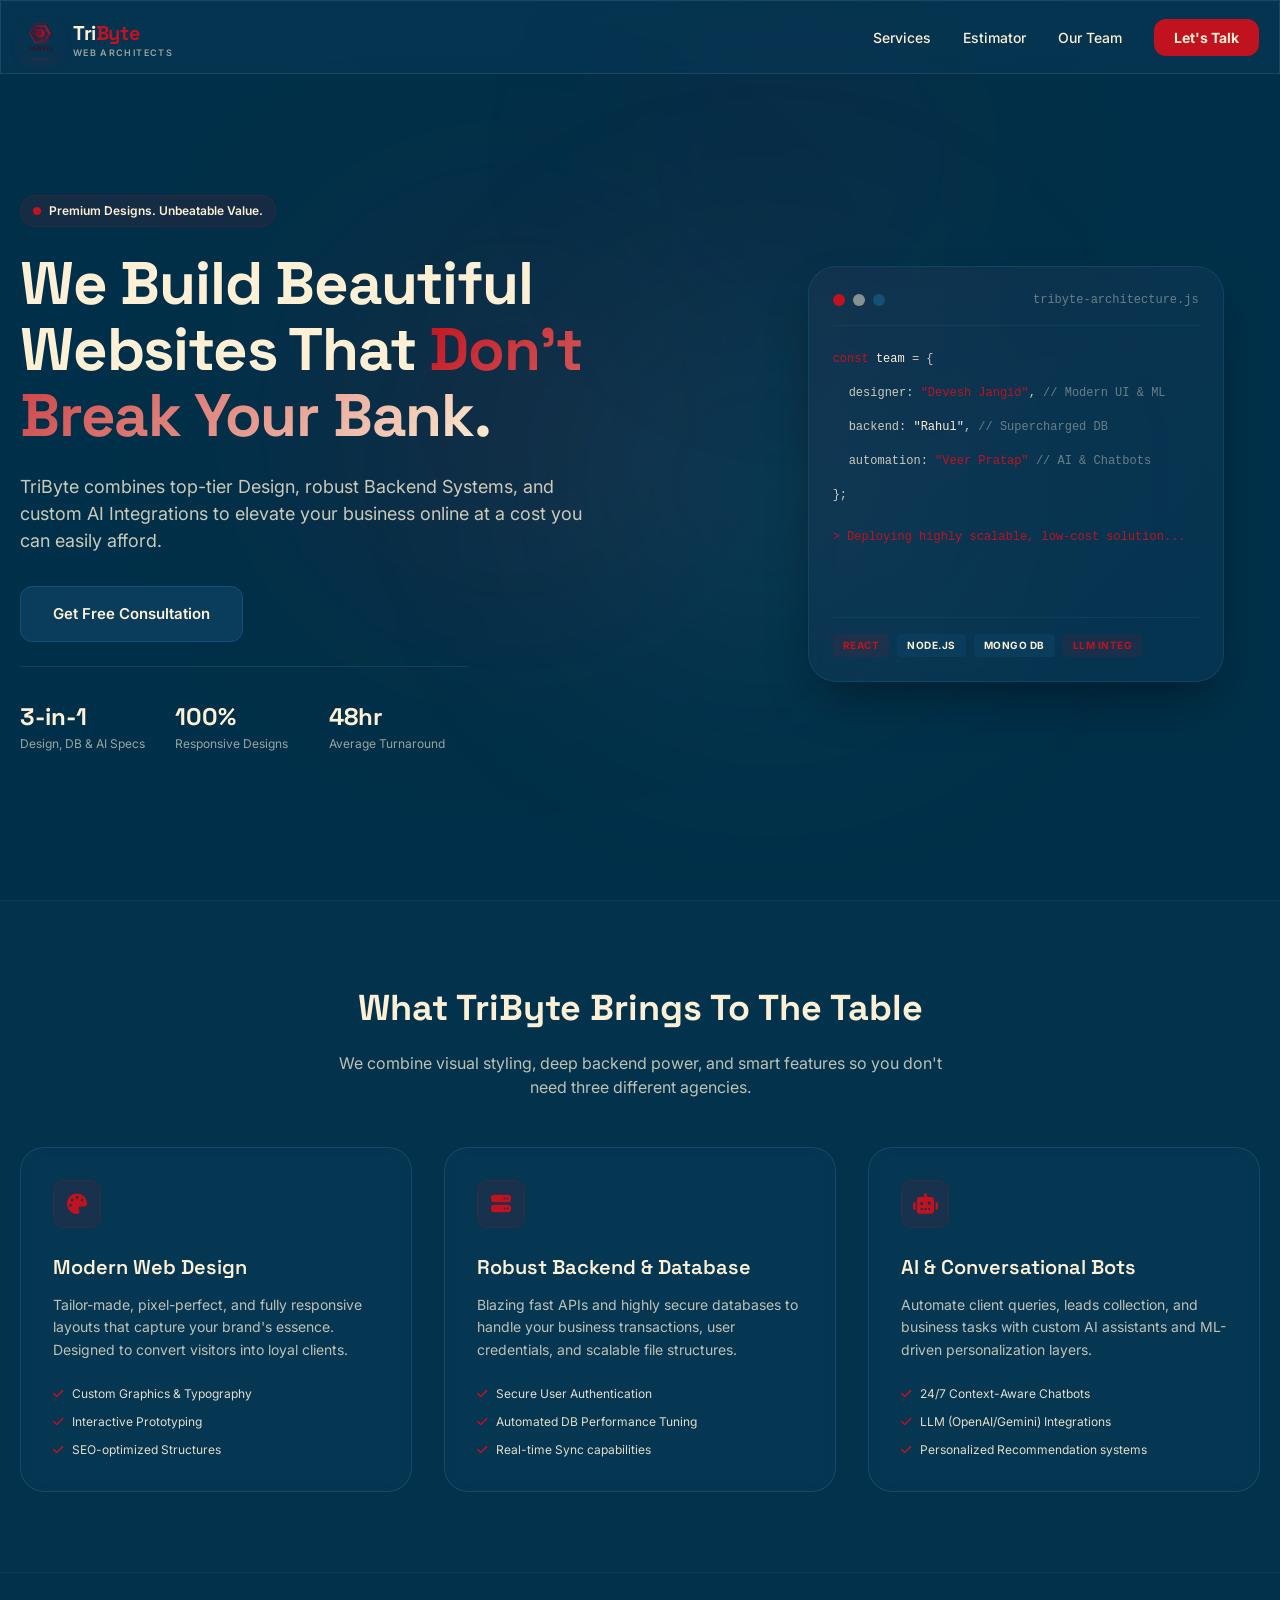
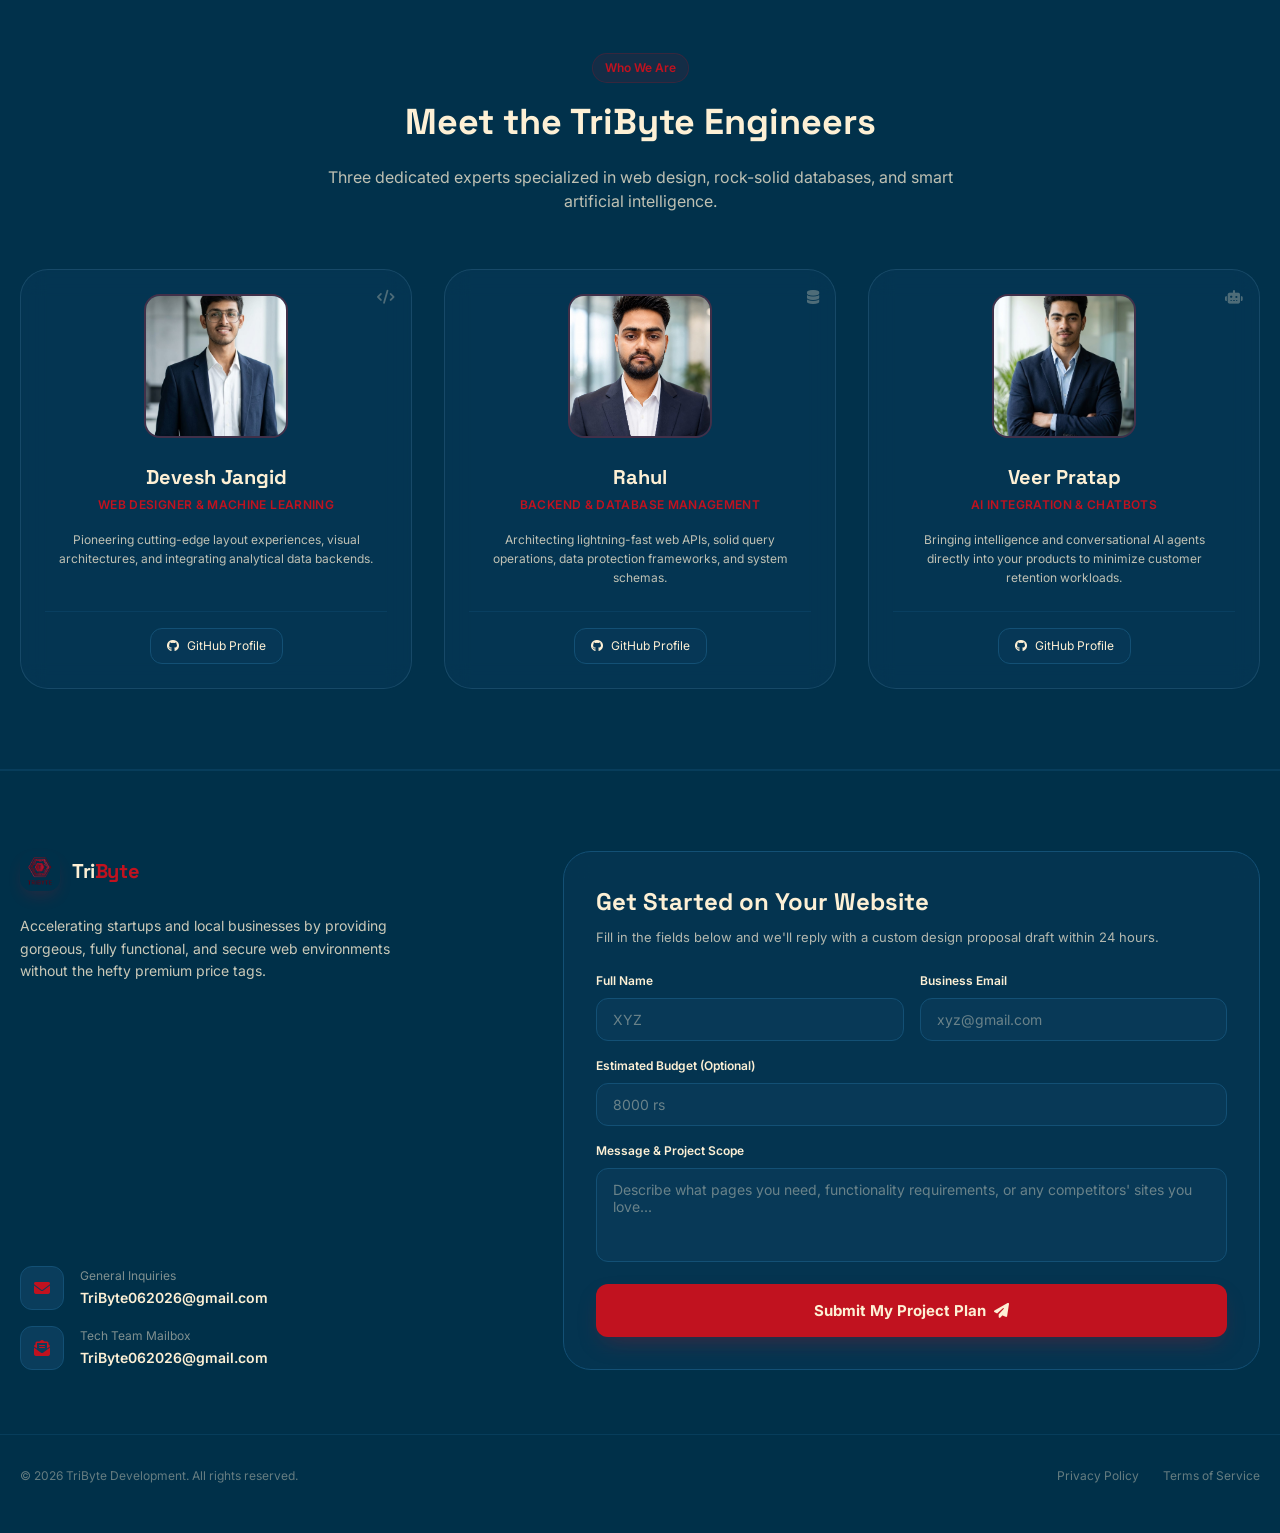
<file: index.html>
<!DOCTYPE html>
<html lang="en">
<head>
    <meta charset="UTF-8">
    <meta name="viewport" content="width=device-width, initial-scale=1.0">
    <title>TriByte | Affordable Premium Web Solutions</title>

    <!-- Google Fonts: Inter & Space Grotesk for Tech Aesthetic -->
    <link rel="preconnect" href="https://fonts.googleapis.com">
    <link rel="preconnect" href="https://fonts.gstatic.com" crossorigin>
    <link href="https://fonts.googleapis.com/css2?family=Inter:wght@300;400;500;600;700&family=Space+Grotesk:wght@400;500;600;700&display=swap" rel="stylesheet">
    <!-- Font Awesome Icons -->
    <link rel="stylesheet" href="https://cdnjs.cloudflare.com/ajax/libs/font-awesome/6.4.0/css/all.min.css">
    <link rel="stylesheet" href="page.css">
</head>
<body>

    <!-- Navigation Bar -->
    <header class="navbar glass">
        <div class="nav-inner">
            <a href="#" class="logo">
                <div class="logo-icon">
                    <img src="Logo.png" alt="Logo image">
                </div>
                <div class="logo-text-wrap">
                    <span class="logo-title">Tri<span class="accent">Byte</span></span>
                    <span class="logo-sub">Web Architects</span>
                </div>
            </a>

            <nav class="nav-links">
                <a href="#services" class="nav-link">Services</a>
                <a href="#calculator" class="nav-link">Estimator</a>
                <a href="#team" class="nav-link">Our Team</a>
                <a href="#contact" class="nav-cta">Let's Talk</a>
            </nav>

            <button id="mobile-menu-btn" class="mobile-menu-btn" aria-label="Toggle Menu">
                <i class="fa-solid fa-bars"></i>
            </button>
        </div>

        <div id="mobile-menu" class="mobile-menu glass hidden">
            <a href="#services">Services</a>
            <a href="#calculator">Estimator</a>
            <a href="#team">Our Team</a>
            <a href="#contact" class="nav-cta">Get a Quote</a>
        </div>
    </header>

    <!-- Hero Section -->
    <section class="hero">
        <div class="hero-glow hero-glow-1"></div>
        <div class="hero-glow hero-glow-2"></div>

        <div class="container hero-grid">
            <div class="hero-copy">
                <div class="badge">
                    <span class="badge-dot"></span>
                    Premium Designs. Unbeatable Value.
                </div>
                <h1 class="hero-title">
                    We Build Beautiful Websites That <span class="text-gradient-primary">Don't Break Your Bank.</span>
                </h1>
                <p class="hero-desc">
                    TriByte combines top-tier Design, robust Backend Systems, and custom AI Integrations to elevate your business online at a cost you can easily afford.
                </p>
                <div class="hero-buttons">
                    <!-- <a href="#calculator" class="btn btn-primary">
                        <i class="fa-solid fa-calculator"></i>Estimate Project
                    </a> -->
                    <a href="#contact" class="btn btn-secondary">
                        Get Free Consultation
                    </a>
                </div>
                <div class="hero-stats">
                    <div>
                        <div class="stat-value">3-in-1</div>
                        <div class="stat-label">Design, DB & AI Specs</div>
                    </div>
                    <div>
                        <div class="stat-value">100%</div>
                        <div class="stat-label">Responsive Designs</div>
                    </div>
                    <div>
                        <div class="stat-value">48hr</div>
                        <div class="stat-label">Average Turnaround</div>
                    </div>
                </div>
            </div>

            <div class="hero-graphic-wrap">
                <div class="code-panel glass">
                    <div class="code-panel-header">
                        <div class="code-dots">
                            <span class="dot dot-primary"></span>
                            <span class="dot dot-light"></span>
                            <span class="dot dot-muted"></span>
                        </div>
                        <span class="code-filename">tribyte-architecture.js</span>
                    </div>

                    <div class="code-body">
                        <div><span class="accent">const</span> <span style="color: var(--accent);">team</span> = {</div>
                        <div class="code-indent">designer: <span class="accent">"Devesh Jangid"</span>, <span class="code-comment">// Modern UI & ML</span></div>
                        <div class="code-indent">backend: <span style="color: var(--light);">"Rahul"</span>, <span class="code-comment">// Supercharged DB</span></div>
                        <div class="code-indent">automation: <span class="accent">"Veer Pratap"</span> <span class="code-comment">// AI & Chatbots</span></div>
                        <div>};</div>
                        <div class="code-highlight">
                            <span>&gt; Deploying highly scalable, low-cost solution...</span>
                        </div>
                    </div>

                    <div class="tech-tags">
                        <span class="tag tag-primary">REACT</span>
                        <span class="tag tag-default">NODE.JS</span>
                        <span class="tag tag-default">MONGO DB</span>
                        <span class="tag tag-primary">LLM INTEG</span>
                    </div>
                </div>
            </div>
        </div>
    </section>

    <!-- Services Section -->
    <section id="services" class="services section-pad">
        <div class="container">
            <div class="section-header">
                <h2 class="section-title">What TriByte Brings To The Table</h2>
                <p class="section-subtitle">We combine visual styling, deep backend power, and smart features so you don't need three different agencies.</p>
            </div>

            <div class="services-grid">
                <div class="service-card glass glow-card">
                    <div>
                        <div class="service-icon"><i class="fa-solid fa-palette"></i></div>
                        <h3 class="service-title">Modern Web Design</h3>
                        <p class="service-desc">Tailor-made, pixel-perfect, and fully responsive layouts that capture your brand's essence. Designed to convert visitors into loyal clients.</p>
                    </div>
                    <ul class="service-list">
                        <li><i class="fa-solid fa-check"></i> Custom Graphics & Typography</li>
                        <li><i class="fa-solid fa-check"></i> Interactive Prototyping</li>
                        <li><i class="fa-solid fa-check"></i> SEO-optimized Structures</li>
                    </ul>
                </div>

                <div class="service-card glass glow-card">
                    <div>
                        <div class="service-icon"><i class="fa-solid fa-server"></i></div>
                        <h3 class="service-title">Robust Backend & Database</h3>
                        <p class="service-desc">Blazing fast APIs and highly secure databases to handle your business transactions, user credentials, and scalable file structures.</p>
                    </div>
                    <ul class="service-list">
                        <li><i class="fa-solid fa-check"></i> Secure User Authentication</li>
                        <li><i class="fa-solid fa-check"></i> Automated DB Performance Tuning</li>
                        <li><i class="fa-solid fa-check"></i> Real-time Sync capabilities</li>
                    </ul>
                </div>

                <div class="service-card glass glow-card">
                    <div>
                        <div class="service-icon"><i class="fa-solid fa-robot"></i></div>
                        <h3 class="service-title">AI & Conversational Bots</h3>
                        <p class="service-desc">Automate client queries, leads collection, and business tasks with custom AI assistants and ML-driven personalization layers.</p>
                    </div>
                    <ul class="service-list">
                        <li><i class="fa-solid fa-check"></i> 24/7 Context-Aware Chatbots</li>
                        <li><i class="fa-solid fa-check"></i> LLM (OpenAI/Gemini) Integrations</li>
                        <li><i class="fa-solid fa-check"></i> Personalized Recommendation systems</li>
                    </ul>
                </div>
            </div>
        </div>
    </section>

    <!-- Interactive Estimator Section -->
    <!-- <section id="calculator" class="calculator section-pad">
        <div class="container calc-wrap">
            <div class="section-header">
                <div class="eyebrow">Transparent & Fair</div>
                <h2 class="section-title">Interactive Pricing Estimator</h2>
                <p class="section-subtitle">We believe in transparent pricing. Adjust the parameters below to see an instant estimate for your project!</p>
            </div>

            <div class="calc-grid">
                <div class="calc-form glass">
                    <div>
                        <div class="field-row">
                            <label class="field-label">Number of Pages</label>
                            <span id="page-display" class="field-badge">5 Pages</span>
                        </div>
                        <input id="page-slider" type="range" min="1" max="15" value="5">
                        <div class="range-labels">
                            <span>1 Page (Landing)</span>
                            <span>15+ Pages</span>
                        </div>
                    </div>

                    <div class="toggle-row">
                        <div class="toggle-info">
                            <i class="fa-solid fa-database"></i>
                            <div>
                                <h4 class="toggle-title">Database & CMS</h4>
                                <p class="toggle-desc">Need dynamic pages, blogs, or database panels?</p>
                            </div>
                        </div>
                        <label class="switch">
                            <input id="db-switch" type="checkbox">
                            <span class="switch-slider"></span>
                        </label>
                    </div>

                    <div class="toggle-row">
                        <div class="toggle-info">
                            <i class="fa-solid fa-robot"></i>
                            <div>
                                <h4 class="toggle-title">AI / Chatbot Integration</h4>
                                <p class="toggle-desc">Intelligent conversational agent for visitors.</p>
                            </div>
                        </div>
                        <label class="switch">
                            <input id="ai-switch" type="checkbox">
                            <span class="switch-slider"></span>
                        </label>
                    </div>

                    <div>
                        <label class="speed-label">Delivery Velocity</label>
                        <div class="speed-grid">
                            <label class="speed-option active" id="speed-standard">
                                <input type="radio" name="speed" value="standard" checked>
                                <span class="speed-title">Standard</span>
                                <span class="speed-desc">Within 7-10 Days</span>
                            </label>
                            <label class="speed-option" id="speed-express">
                                <input type="radio" name="speed" value="express">
                                <span class="speed-title">Express Delivery</span>
                                <span class="speed-desc">Within 3-4 Days (+25%)</span>
                            </label>
                        </div>
                    </div>
                </div>

                <div class="price-dashboard glass">
                    <div>
                        <span class="price-label">Estimated Package Total</span>
                        <div class="price-amount">
                            <span class="currency">$</span>
                            <span id="price-val">349</span>
                        </div>
                        <p class="price-note">This estimate is non-binding and covers development, initial deployment, and 30-day support.</p>
                    </div>

                    <div class="price-breakdown">
                        <div class="price-row">
                            <span>Base Web Setup</span>
                            <span class="val">$149</span>
                        </div>
                        <div class="price-row">
                            <span>Pages Surcharge</span>
                            <span id="pages-cost" class="val">$200</span>
                        </div>
                        <div class="price-row">
                            <span>Database Integration</span>
                            <span id="db-cost" class="val muted">Not selected</span>
                        </div>
                        <div class="price-row">
                            <span>AI Integration</span>
                            <span id="ai-cost" class="val muted">Not selected</span>
                        </div>
                    </div>

                    <button onclick="applyEstimateToEnquiry()" class="btn btn-primary btn-block price-lock-btn">
                        Lock In This Estimate
                    </button>
                </div>
            </div>
        </div>
    </section> -->

    <!-- Team Section -->
    <section id="team" class="team section-pad">
        <div class="container">
            <div class="section-header" style="margin-bottom: 3.5rem;">
                <div class="eyebrow">Who We Are</div>
                <h2 class="section-title">Meet the TriByte Engineers</h2>
                <p class="section-subtitle">Three dedicated experts specialized in web design, rock-solid databases, and smart artificial intelligence.</p>
            </div>

            <div class="team-grid">
                <div class="team-card glass glow-card">
                    <div class="team-card-icon"><i class="fa-solid fa-code"></i></div>
                    <div class="team-card-body">
                        <div class="avatar">
                            <img id="avatar-devesh" src="DJ.jpeg" alt="Devesh Jangid" onerror="this.style.display='none'; document.getElementById('devesh-svg').classList.remove('hidden');">
                            <svg id="devesh-svg" class="hidden" fill="currentColor" viewBox="0 0 24 24">
                                <path d="M12 12c2.21 0 4-1.79 4-4s-1.79-4-4-4-4 1.79-4 4 1.79 4 4 4zm0 2c-2.67 0-8 1.34-8 4v2h16v-2c0-2.66-5.33-4-8-4z"/>
                            </svg>
                        </div>
                        <h3 class="team-name">Devesh Jangid</h3>
                        <p class="team-role">Web Designer & Machine Learning</p>
                        <p class="team-desc">Pioneering cutting-edge layout experiences, visual architectures, and integrating analytical data backends.</p>
                    </div>
                    <div class="team-github">
                        <a href="https://github.com/Deveshjd" target="_blank" rel="noopener noreferrer" class="github-btn">
                            <i class="fa-brands fa-github"></i> GitHub Profile
                        </a>
                    </div>
                </div>

                <div class="team-card glass glow-card">
                    <div class="team-card-icon"><i class="fa-solid fa-database"></i></div>
                    <div class="team-card-body">
                        <div class="avatar">
                            <img id="avatar-rahul" src="RS.jpeg" alt="Rahul" onerror="this.style.display='none'; document.getElementById('rahul-svg').classList.remove('hidden');">
                            <svg id="rahul-svg" class="hidden" fill="currentColor" viewBox="0 0 24 24">
                                <path d="M12 12c2.21 0 4-1.79 4-4s-1.79-4-4-4-4 1.79-4 4 1.79 4 4 4zm0 2c-2.67 0-8 1.34-8 4v2h16v-2c0-2.66-5.33-4-8-4z"/>
                            </svg>
                        </div>
                        <h3 class="team-name">Rahul</h3>
                        <p class="team-role">Backend & Database Management</p>
                        <p class="team-desc">Architecting lightning-fast web APIs, solid query operations, data protection frameworks, and system schemas.</p>
                    </div>
                    <div class="team-github">
                        <a href="https://github.com/Rahulsoni2414" target="_blank" rel="noopener noreferrer" class="github-btn">
                            <i class="fa-brands fa-github"></i> GitHub Profile
                        </a>
                    </div>
                </div>

                <div class="team-card glass glow-card">
                    <div class="team-card-icon"><i class="fa-solid fa-robot"></i></div>
                    <div class="team-card-body">
                        <div class="avatar">
                            <img id="avatar-veer" src="VP.jpeg" alt="Veer Pratap" onerror="this.style.display='none'; document.getElementById('veer-svg').classList.remove('hidden');">
                            <svg id="veer-svg" class="hidden" fill="currentColor" viewBox="0 0 24 24">
                                <path d="M12 12c2.21 0 4-1.79 4-4s-1.79-4-4-4-4 1.79-4 4 1.79 4 4 4zm0 2c-2.67 0-8 1.34-8 4v2h16v-2c0-2.66-5.33-4-8-4z"/>
                            </svg>
                        </div>
                        <h3 class="team-name">Veer Pratap</h3>
                        <p class="team-role">AI Integration & ChatBots</p>
                        <p class="team-desc">Bringing intelligence and conversational AI agents directly into your products to minimize customer retention workloads.</p>
                    </div>
                    <div class="team-github">
                        <a href="https://github.com/veer714" target="_blank" rel="noopener noreferrer" class="github-btn">
                            <i class="fa-brands fa-github"></i> GitHub Profile
                        </a>
                    </div>
                </div>
            </div>
        </div>
    </section>

    <!-- Footer Section -->
    <footer id="contact" class="footer">
        <div class="footer-glow"></div>
        <div class="container footer-grid">
            <div class="footer-info">
                <div>
                    <div class="footer-logo">
                        <div class="logo-icon">
                            <img src="Logo.png" alt="Logo image">
                        </div>
                        <span class="logo-title">Tri<span class="accent">Byte</span></span>
                    </div>
                    <p class="footer-desc">Accelerating startups and local businesses by providing gorgeous, fully functional, and secure web environments without the hefty premium price tags.</p>
                </div>

                <div class="contact-methods">
                    <div class="contact-item">
                        <div class="contact-icon"><i class="fa-solid fa-envelope"></i></div>
                        <div>
                            <span class="contact-label">General Inquiries</span>
                            <a href="TriByte062026@gmail.com" class="contact-email">TriByte062026@gmail.com</a>
                        </div>
                    </div>
                    <div class="contact-item">
                        <div class="contact-icon"><i class="fa-solid fa-envelope-open-text"></i></div>
                        <div>
                            <span class="contact-label">Tech Team Mailbox</span>
                            <a href="TriByte062026@gmail.com" class="contact-email">TriByte062026@gmail.com</a>
                        </div>
                    </div>
                </div>
            </div>

            <div class="contact-form-wrap-col">
                <div class="contact-form-wrap glass">
                    <h3 class="form-title">Get Started on Your Website</h3>
                    <p class="form-subtitle">Fill in the fields below and we'll reply with a custom design proposal draft within 24 hours.</p>

                    <div id="form-success-banner" class="success-banner hidden">
                        <i class="fa-solid fa-circle-check"></i>
                        <div>
                            <strong>Enquiry Submitted Successfully!</strong>
                            <span>We have recorded your details and auto-linked your pricing estimation. TriByte will email you shortly!</span>
                        </div>
                    </div>

                    <form id="enquiry-form" action="https://formspree.io/f/meebpqrg" method="POST" class="enquiry-form">
                        <div class="form-row">
                            <div class="form-field">
                                <label>Full Name</label>
                                <input type="text" required name="customername" placeholder="XYZ">
                            </div>
                            <div class="form-field">
                                <label>Business Email</label>
                                <input type="email" required name="customeremail" placeholder="xyz@gmail.com">
                            </div>
                        </div>

                        <div class="form-field" id="budget-field">
                            <label>Estimated Budget (Optional)</label>
                            <input type="text" id="form-budget" name="budget" placeholder="8000 rs">
                        </div>

                        <div class="form-field" id="message-field">
                            <label>Message & Project Scope</label>
                            <textarea rows="4" required id="form-message" name="message" placeholder="Describe what pages you need, functionality requirements, or any competitors' sites you love..."></textarea>
                        </div>

                        <button type="submit" class="btn btn-primary btn-block">
                            <span>Submit My Project Plan</span>
                            <i class="fa-solid fa-paper-plane"></i>
                        </button>
                    </form>
                </div>
            </div>
        </div>

        <div class="container footer-bottom">
            <span>&copy; 2026 TriByte Development. All rights reserved.</span>
            <div class="footer-bottom-links">
                <a href="#">Privacy Policy</a>
                <a href="#">Terms of Service</a>
            </div>
        </div>
    </footer>
    <script src="page.js"></script>
</body>
</html>
</file>
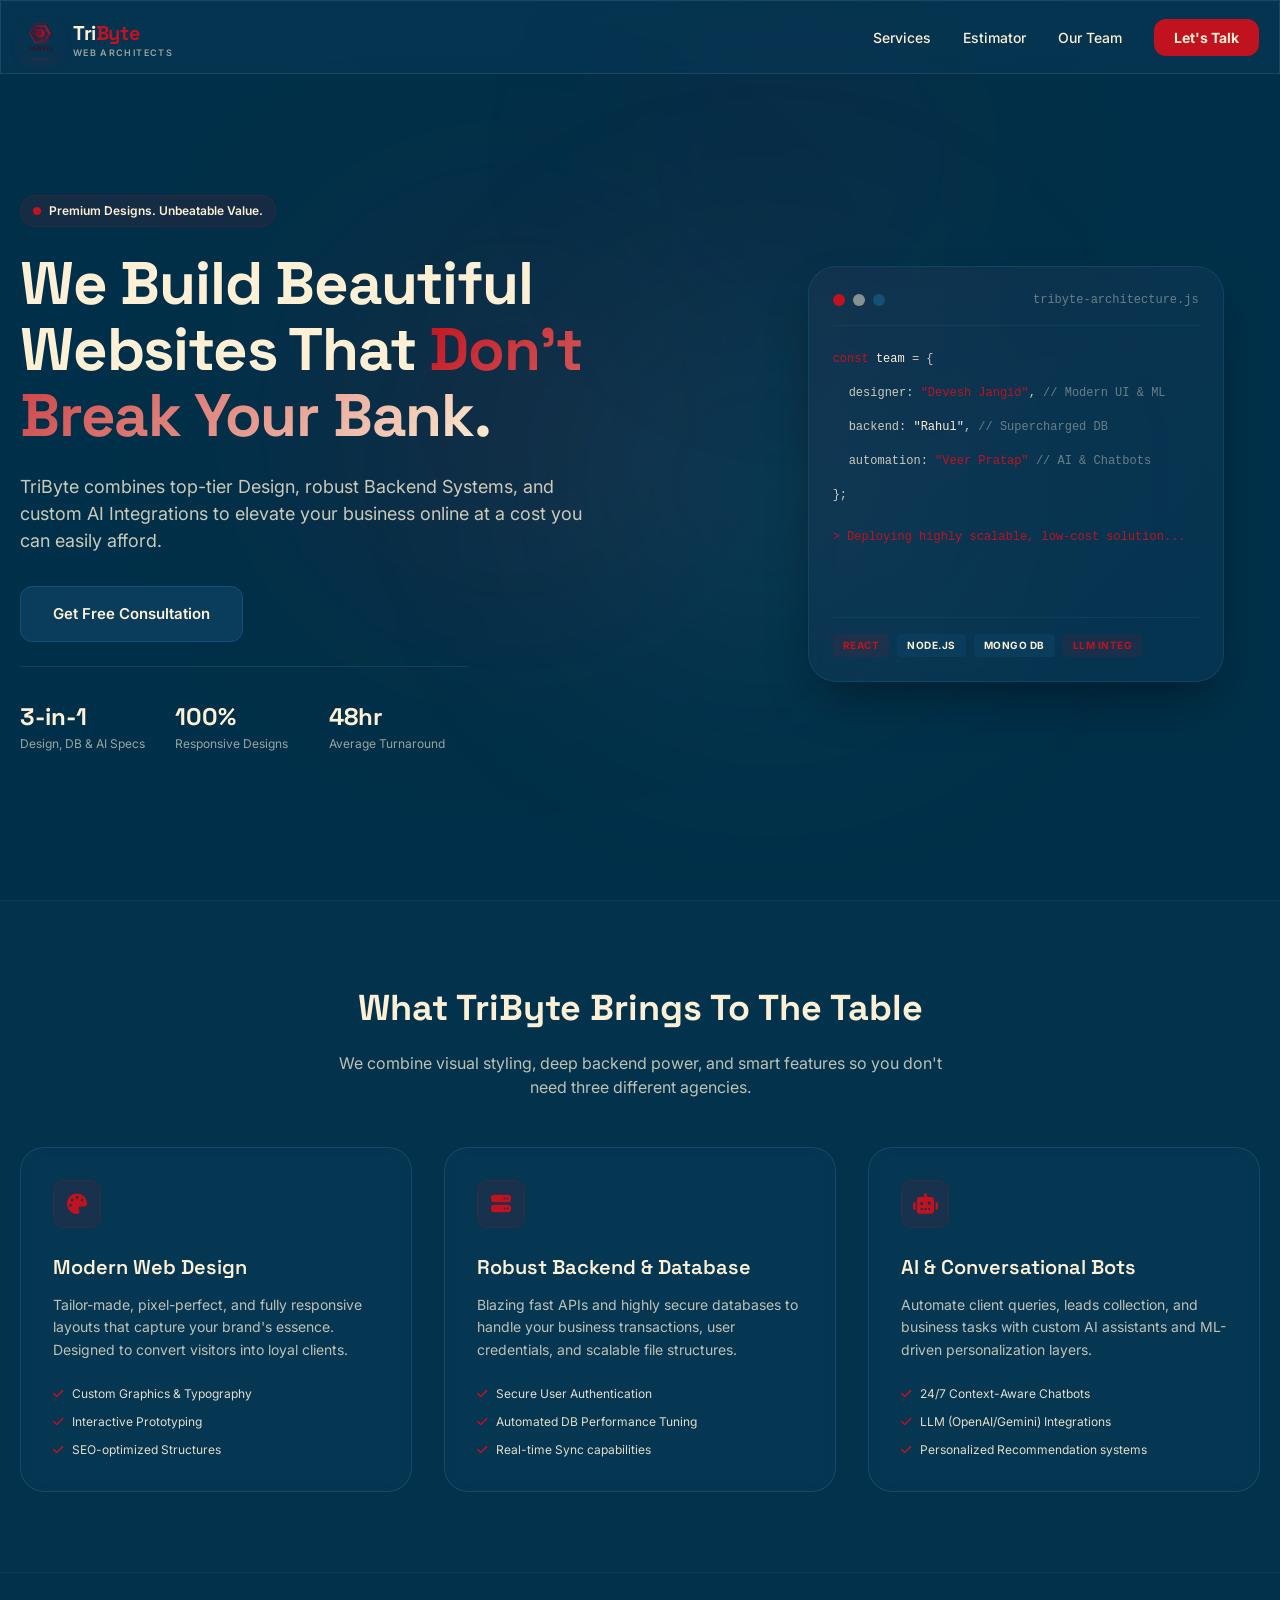
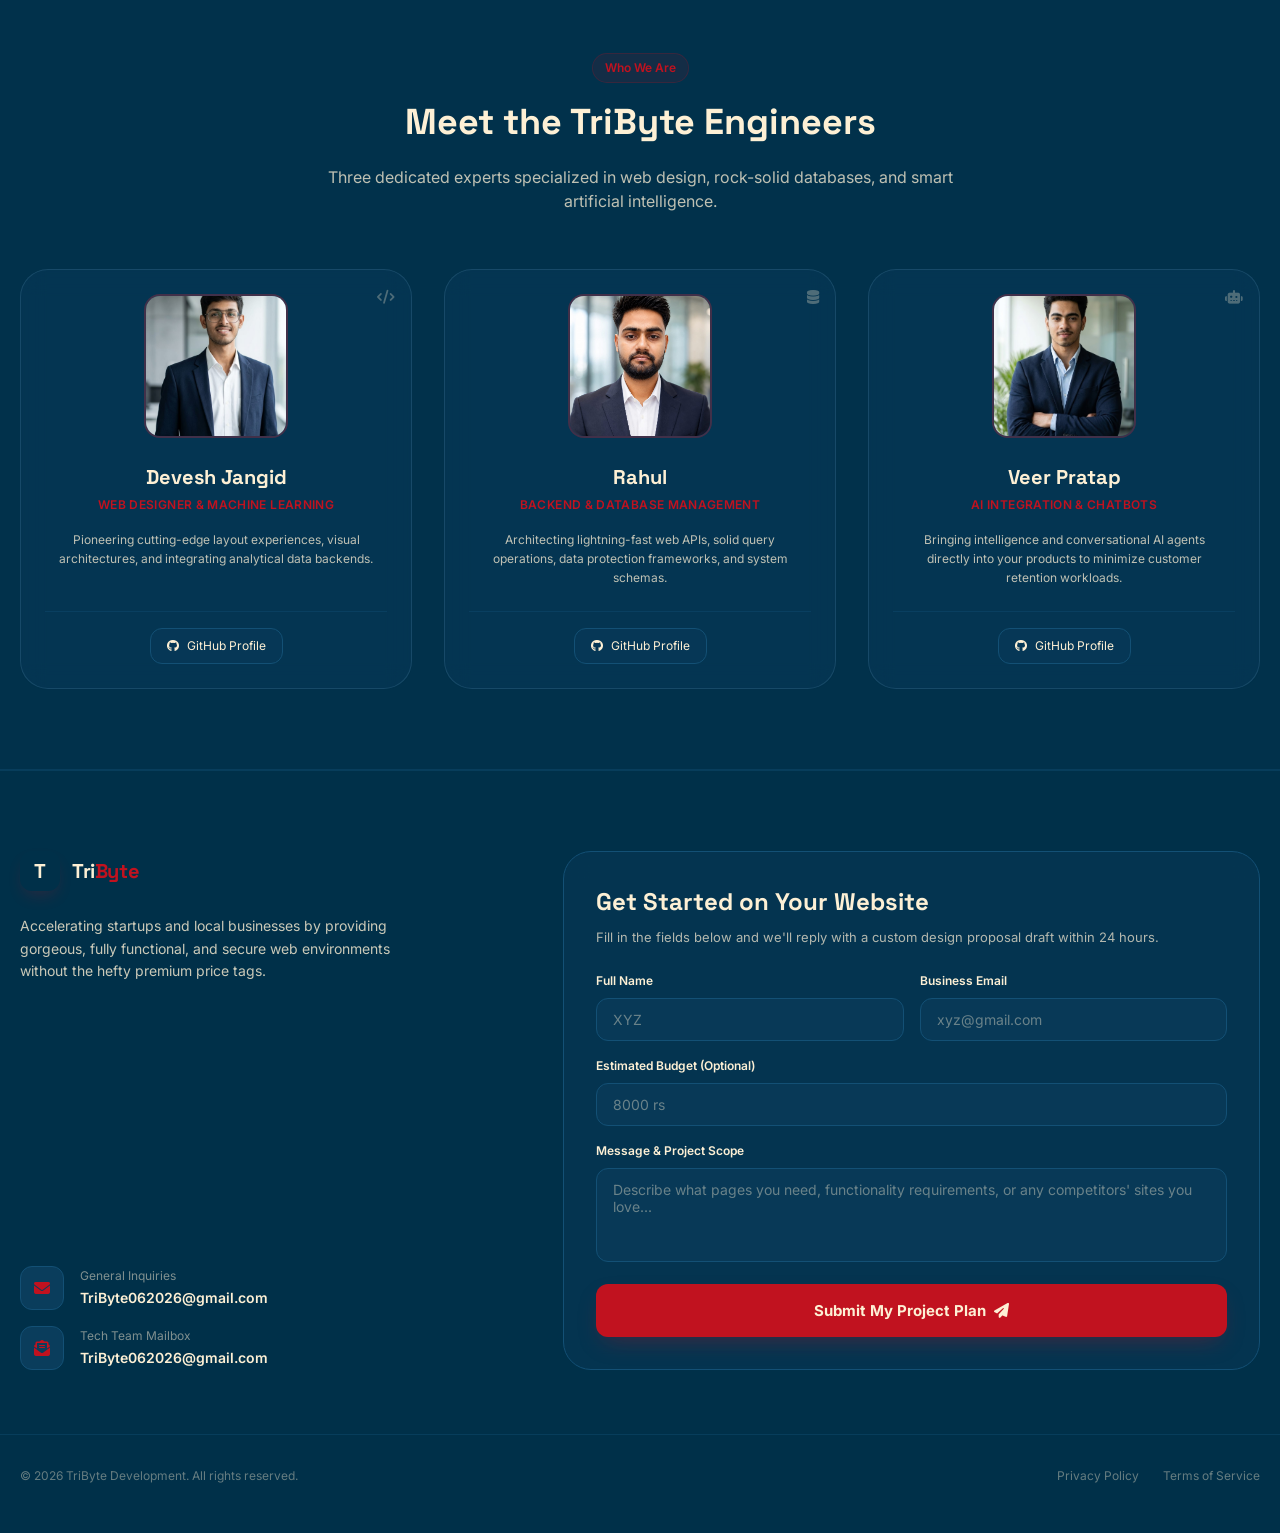
<file: page.html>
<!DOCTYPE html>
<html lang="en">
<head>
    <meta charset="UTF-8">
    <meta name="viewport" content="width=device-width, initial-scale=1.0">
    <title>TriByte | Affordable Premium Web Solutions</title>

    <!-- Google Fonts: Inter & Space Grotesk for Tech Aesthetic -->
    <link rel="preconnect" href="https://fonts.googleapis.com">
    <link rel="preconnect" href="https://fonts.gstatic.com" crossorigin>
    <link href="https://fonts.googleapis.com/css2?family=Inter:wght@300;400;500;600;700&family=Space+Grotesk:wght@400;500;600;700&display=swap" rel="stylesheet">
    <!-- Font Awesome Icons -->
    <link rel="stylesheet" href="https://cdnjs.cloudflare.com/ajax/libs/font-awesome/6.4.0/css/all.min.css">
    <link rel="stylesheet" href="page.css">
</head>
<body>

    <!-- Navigation Bar -->
    <header class="navbar glass">
        <div class="nav-inner">
            <a href="#" class="logo">
                <div class="logo-icon">
                    <img src="Logo.png" alt="Logo image">
                </div>
                <div class="logo-text-wrap">
                    <span class="logo-title">Tri<span class="accent">Byte</span></span>
                    <span class="logo-sub">Web Architects</span>
                </div>
            </a>

            <nav class="nav-links">
                <a href="#services" class="nav-link">Services</a>
                <a href="#calculator" class="nav-link">Estimator</a>
                <a href="#team" class="nav-link">Our Team</a>
                <a href="#contact" class="nav-cta">Let's Talk</a>
            </nav>

            <button id="mobile-menu-btn" class="mobile-menu-btn" aria-label="Toggle Menu">
                <i class="fa-solid fa-bars"></i>
            </button>
        </div>

        <div id="mobile-menu" class="mobile-menu glass hidden">
            <a href="#services">Services</a>
            <a href="#calculator">Estimator</a>
            <a href="#team">Our Team</a>
            <a href="#contact" class="nav-cta">Get a Quote</a>
        </div>
    </header>

    <!-- Hero Section -->
    <section class="hero">
        <div class="hero-glow hero-glow-1"></div>
        <div class="hero-glow hero-glow-2"></div>

        <div class="container hero-grid">
            <div class="hero-copy">
                <div class="badge">
                    <span class="badge-dot"></span>
                    Premium Designs. Unbeatable Value.
                </div>
                <h1 class="hero-title">
                    We Build Beautiful Websites That <span class="text-gradient-primary">Don't Break Your Bank.</span>
                </h1>
                <p class="hero-desc">
                    TriByte combines top-tier Design, robust Backend Systems, and custom AI Integrations to elevate your business online at a cost you can easily afford.
                </p>
                <div class="hero-buttons">
                    <!-- <a href="#calculator" class="btn btn-primary">
                        <i class="fa-solid fa-calculator"></i>Estimate Project
                    </a> -->
                    <a href="#contact" class="btn btn-secondary">
                        Get Free Consultation
                    </a>
                </div>
                <div class="hero-stats">
                    <div>
                        <div class="stat-value">3-in-1</div>
                        <div class="stat-label">Design, DB & AI Specs</div>
                    </div>
                    <div>
                        <div class="stat-value">100%</div>
                        <div class="stat-label">Responsive Designs</div>
                    </div>
                    <div>
                        <div class="stat-value">48hr</div>
                        <div class="stat-label">Average Turnaround</div>
                    </div>
                </div>
            </div>

            <div class="hero-graphic-wrap">
                <div class="code-panel glass">
                    <div class="code-panel-header">
                        <div class="code-dots">
                            <span class="dot dot-primary"></span>
                            <span class="dot dot-light"></span>
                            <span class="dot dot-muted"></span>
                        </div>
                        <span class="code-filename">tribyte-architecture.js</span>
                    </div>

                    <div class="code-body">
                        <div><span class="accent">const</span> <span style="color: var(--accent);">team</span> = {</div>
                        <div class="code-indent">designer: <span class="accent">"Devesh Jangid"</span>, <span class="code-comment">// Modern UI & ML</span></div>
                        <div class="code-indent">backend: <span style="color: var(--light);">"Rahul"</span>, <span class="code-comment">// Supercharged DB</span></div>
                        <div class="code-indent">automation: <span class="accent">"Veer Pratap"</span> <span class="code-comment">// AI & Chatbots</span></div>
                        <div>};</div>
                        <div class="code-highlight">
                            <span>&gt; Deploying highly scalable, low-cost solution...</span>
                        </div>
                    </div>

                    <div class="tech-tags">
                        <span class="tag tag-primary">REACT</span>
                        <span class="tag tag-default">NODE.JS</span>
                        <span class="tag tag-default">MONGO DB</span>
                        <span class="tag tag-primary">LLM INTEG</span>
                    </div>
                </div>
            </div>
        </div>
    </section>

    <!-- Services Section -->
    <section id="services" class="services section-pad">
        <div class="container">
            <div class="section-header">
                <h2 class="section-title">What TriByte Brings To The Table</h2>
                <p class="section-subtitle">We combine visual styling, deep backend power, and smart features so you don't need three different agencies.</p>
            </div>

            <div class="services-grid">
                <div class="service-card glass glow-card">
                    <div>
                        <div class="service-icon"><i class="fa-solid fa-palette"></i></div>
                        <h3 class="service-title">Modern Web Design</h3>
                        <p class="service-desc">Tailor-made, pixel-perfect, and fully responsive layouts that capture your brand's essence. Designed to convert visitors into loyal clients.</p>
                    </div>
                    <ul class="service-list">
                        <li><i class="fa-solid fa-check"></i> Custom Graphics & Typography</li>
                        <li><i class="fa-solid fa-check"></i> Interactive Prototyping</li>
                        <li><i class="fa-solid fa-check"></i> SEO-optimized Structures</li>
                    </ul>
                </div>

                <div class="service-card glass glow-card">
                    <div>
                        <div class="service-icon"><i class="fa-solid fa-server"></i></div>
                        <h3 class="service-title">Robust Backend & Database</h3>
                        <p class="service-desc">Blazing fast APIs and highly secure databases to handle your business transactions, user credentials, and scalable file structures.</p>
                    </div>
                    <ul class="service-list">
                        <li><i class="fa-solid fa-check"></i> Secure User Authentication</li>
                        <li><i class="fa-solid fa-check"></i> Automated DB Performance Tuning</li>
                        <li><i class="fa-solid fa-check"></i> Real-time Sync capabilities</li>
                    </ul>
                </div>

                <div class="service-card glass glow-card">
                    <div>
                        <div class="service-icon"><i class="fa-solid fa-robot"></i></div>
                        <h3 class="service-title">AI & Conversational Bots</h3>
                        <p class="service-desc">Automate client queries, leads collection, and business tasks with custom AI assistants and ML-driven personalization layers.</p>
                    </div>
                    <ul class="service-list">
                        <li><i class="fa-solid fa-check"></i> 24/7 Context-Aware Chatbots</li>
                        <li><i class="fa-solid fa-check"></i> LLM (OpenAI/Gemini) Integrations</li>
                        <li><i class="fa-solid fa-check"></i> Personalized Recommendation systems</li>
                    </ul>
                </div>
            </div>
        </div>
    </section>

    <!-- Interactive Estimator Section -->
    <!-- <section id="calculator" class="calculator section-pad">
        <div class="container calc-wrap">
            <div class="section-header">
                <div class="eyebrow">Transparent & Fair</div>
                <h2 class="section-title">Interactive Pricing Estimator</h2>
                <p class="section-subtitle">We believe in transparent pricing. Adjust the parameters below to see an instant estimate for your project!</p>
            </div>

            <div class="calc-grid">
                <div class="calc-form glass">
                    <div>
                        <div class="field-row">
                            <label class="field-label">Number of Pages</label>
                            <span id="page-display" class="field-badge">5 Pages</span>
                        </div>
                        <input id="page-slider" type="range" min="1" max="15" value="5">
                        <div class="range-labels">
                            <span>1 Page (Landing)</span>
                            <span>15+ Pages</span>
                        </div>
                    </div>

                    <div class="toggle-row">
                        <div class="toggle-info">
                            <i class="fa-solid fa-database"></i>
                            <div>
                                <h4 class="toggle-title">Database & CMS</h4>
                                <p class="toggle-desc">Need dynamic pages, blogs, or database panels?</p>
                            </div>
                        </div>
                        <label class="switch">
                            <input id="db-switch" type="checkbox">
                            <span class="switch-slider"></span>
                        </label>
                    </div>

                    <div class="toggle-row">
                        <div class="toggle-info">
                            <i class="fa-solid fa-robot"></i>
                            <div>
                                <h4 class="toggle-title">AI / Chatbot Integration</h4>
                                <p class="toggle-desc">Intelligent conversational agent for visitors.</p>
                            </div>
                        </div>
                        <label class="switch">
                            <input id="ai-switch" type="checkbox">
                            <span class="switch-slider"></span>
                        </label>
                    </div>

                    <div>
                        <label class="speed-label">Delivery Velocity</label>
                        <div class="speed-grid">
                            <label class="speed-option active" id="speed-standard">
                                <input type="radio" name="speed" value="standard" checked>
                                <span class="speed-title">Standard</span>
                                <span class="speed-desc">Within 7-10 Days</span>
                            </label>
                            <label class="speed-option" id="speed-express">
                                <input type="radio" name="speed" value="express">
                                <span class="speed-title">Express Delivery</span>
                                <span class="speed-desc">Within 3-4 Days (+25%)</span>
                            </label>
                        </div>
                    </div>
                </div>

                <div class="price-dashboard glass">
                    <div>
                        <span class="price-label">Estimated Package Total</span>
                        <div class="price-amount">
                            <span class="currency">$</span>
                            <span id="price-val">349</span>
                        </div>
                        <p class="price-note">This estimate is non-binding and covers development, initial deployment, and 30-day support.</p>
                    </div>

                    <div class="price-breakdown">
                        <div class="price-row">
                            <span>Base Web Setup</span>
                            <span class="val">$149</span>
                        </div>
                        <div class="price-row">
                            <span>Pages Surcharge</span>
                            <span id="pages-cost" class="val">$200</span>
                        </div>
                        <div class="price-row">
                            <span>Database Integration</span>
                            <span id="db-cost" class="val muted">Not selected</span>
                        </div>
                        <div class="price-row">
                            <span>AI Integration</span>
                            <span id="ai-cost" class="val muted">Not selected</span>
                        </div>
                    </div>

                    <button onclick="applyEstimateToEnquiry()" class="btn btn-primary btn-block price-lock-btn">
                        Lock In This Estimate
                    </button>
                </div>
            </div>
        </div>
    </section> -->

    <!-- Team Section -->
    <section id="team" class="team section-pad">
        <div class="container">
            <div class="section-header" style="margin-bottom: 3.5rem;">
                <div class="eyebrow">Who We Are</div>
                <h2 class="section-title">Meet the TriByte Engineers</h2>
                <p class="section-subtitle">Three dedicated experts specialized in web design, rock-solid databases, and smart artificial intelligence.</p>
            </div>

            <div class="team-grid">
                <div class="team-card glass glow-card">
                    <div class="team-card-icon"><i class="fa-solid fa-code"></i></div>
                    <div class="team-card-body">
                        <div class="avatar">
                            <img id="avatar-devesh" src="DJ.jpeg" alt="Devesh Jangid" onerror="this.style.display='none'; document.getElementById('devesh-svg').classList.remove('hidden');">
                            <svg id="devesh-svg" class="hidden" fill="currentColor" viewBox="0 0 24 24">
                                <path d="M12 12c2.21 0 4-1.79 4-4s-1.79-4-4-4-4 1.79-4 4 1.79 4 4 4zm0 2c-2.67 0-8 1.34-8 4v2h16v-2c0-2.66-5.33-4-8-4z"/>
                            </svg>
                        </div>
                        <h3 class="team-name">Devesh Jangid</h3>
                        <p class="team-role">Web Designer & Machine Learning</p>
                        <p class="team-desc">Pioneering cutting-edge layout experiences, visual architectures, and integrating analytical data backends.</p>
                    </div>
                    <div class="team-github">
                        <a href="https://github.com/Deveshjd" target="_blank" rel="noopener noreferrer" class="github-btn">
                            <i class="fa-brands fa-github"></i> GitHub Profile
                        </a>
                    </div>
                </div>

                <div class="team-card glass glow-card">
                    <div class="team-card-icon"><i class="fa-solid fa-database"></i></div>
                    <div class="team-card-body">
                        <div class="avatar">
                            <img id="avatar-rahul" src="RS.jpeg" alt="Rahul" onerror="this.style.display='none'; document.getElementById('rahul-svg').classList.remove('hidden');">
                            <svg id="rahul-svg" class="hidden" fill="currentColor" viewBox="0 0 24 24">
                                <path d="M12 12c2.21 0 4-1.79 4-4s-1.79-4-4-4-4 1.79-4 4 1.79 4 4 4zm0 2c-2.67 0-8 1.34-8 4v2h16v-2c0-2.66-5.33-4-8-4z"/>
                            </svg>
                        </div>
                        <h3 class="team-name">Rahul</h3>
                        <p class="team-role">Backend & Database Management</p>
                        <p class="team-desc">Architecting lightning-fast web APIs, solid query operations, data protection frameworks, and system schemas.</p>
                    </div>
                    <div class="team-github">
                        <a href="https://github.com/Rahulsoni2414" target="_blank" rel="noopener noreferrer" class="github-btn">
                            <i class="fa-brands fa-github"></i> GitHub Profile
                        </a>
                    </div>
                </div>

                <div class="team-card glass glow-card">
                    <div class="team-card-icon"><i class="fa-solid fa-robot"></i></div>
                    <div class="team-card-body">
                        <div class="avatar">
                            <img id="avatar-veer" src="VP.jpeg" alt="Veer Pratap" onerror="this.style.display='none'; document.getElementById('veer-svg').classList.remove('hidden');">
                            <svg id="veer-svg" class="hidden" fill="currentColor" viewBox="0 0 24 24">
                                <path d="M12 12c2.21 0 4-1.79 4-4s-1.79-4-4-4-4 1.79-4 4 1.79 4 4 4zm0 2c-2.67 0-8 1.34-8 4v2h16v-2c0-2.66-5.33-4-8-4z"/>
                            </svg>
                        </div>
                        <h3 class="team-name">Veer Pratap</h3>
                        <p class="team-role">AI Integration & ChatBots</p>
                        <p class="team-desc">Bringing intelligence and conversational AI agents directly into your products to minimize customer retention workloads.</p>
                    </div>
                    <div class="team-github">
                        <a href="https://github.com/veer714" target="_blank" rel="noopener noreferrer" class="github-btn">
                            <i class="fa-brands fa-github"></i> GitHub Profile
                        </a>
                    </div>
                </div>
            </div>
        </div>
    </section>

    <!-- Footer Section -->
    <footer id="contact" class="footer">
        <div class="footer-glow"></div>

        <div class="container footer-grid">
            <div class="footer-info">
                <div>
                    <div class="footer-logo">
                        <div class="logo-icon"><span>T</span></div>
                        <span class="logo-title">Tri<span class="accent">Byte</span></span>
                    </div>
                    <p class="footer-desc">Accelerating startups and local businesses by providing gorgeous, fully functional, and secure web environments without the hefty premium price tags.</p>
                </div>

                <div class="contact-methods">
                    <div class="contact-item">
                        <div class="contact-icon"><i class="fa-solid fa-envelope"></i></div>
                        <div>
                            <span class="contact-label">General Inquiries</span>
                            <a href="TriByte062026@gmail.com" class="contact-email">TriByte062026@gmail.com</a>
                        </div>
                    </div>
                    <div class="contact-item">
                        <div class="contact-icon"><i class="fa-solid fa-envelope-open-text"></i></div>
                        <div>
                            <span class="contact-label">Tech Team Mailbox</span>
                            <a href="TriByte062026@gmail.com" class="contact-email">TriByte062026@gmail.com</a>
                        </div>
                    </div>
                </div>
            </div>

            <div class="contact-form-wrap-col">
                <div class="contact-form-wrap glass">
                    <h3 class="form-title">Get Started on Your Website</h3>
                    <p class="form-subtitle">Fill in the fields below and we'll reply with a custom design proposal draft within 24 hours.</p>

                    <div id="form-success-banner" class="success-banner hidden">
                        <i class="fa-solid fa-circle-check"></i>
                        <div>
                            <strong>Enquiry Submitted Successfully!</strong>
                            <span>We have recorded your details and auto-linked your pricing estimation. TriByte will email you shortly!</span>
                        </div>
                    </div>

                    <form id="enquiry-form" action="https://formspree.io/f/meebpqrg" method="POST" class="enquiry-form">
                        <div class="form-row">
                            <div class="form-field">
                                <label>Full Name</label>
                                <input type="text" required name="customername" placeholder="XYZ">
                            </div>
                            <div class="form-field">
                                <label>Business Email</label>
                                <input type="email" required name="customeremail" placeholder="xyz@gmail.com">
                            </div>
                        </div>

                        <div class="form-field" id="budget-field">
                            <label>Estimated Budget (Optional)</label>
                            <input type="text" id="form-budget" name="budget" placeholder="8000 rs">
                        </div>

                        <div class="form-field" id="message-field">
                            <label>Message & Project Scope</label>
                            <textarea rows="4" required id="form-message" name="message" placeholder="Describe what pages you need, functionality requirements, or any competitors' sites you love..."></textarea>
                        </div>

                        <button type="submit" class="btn btn-primary btn-block">
                            <span>Submit My Project Plan</span>
                            <i class="fa-solid fa-paper-plane"></i>
                        </button>
                    </form>
                </div>
            </div>
        </div>

        <div class="container footer-bottom">
            <span>&copy; 2026 TriByte Development. All rights reserved.</span>
            <div class="footer-bottom-links">
                <a href="#">Privacy Policy</a>
                <a href="#">Terms of Service</a>
            </div>
        </div>
    </footer>
    <script src="page.js"></script>
</body>
</html>
</file>
<file: page.css>
/* ============ Design tokens ============ */
        :root {
            --dark: #003049;
            --card: #0a3d5c;
            --primary: #c1121f;
            --secondary: #669bbc;
            --light: #fdf0d5;
            --accent: #fdf0d5;
            --deep-red: #780000;
            --muted: #135075;

            --font-sans: 'Inter', sans-serif;
            --font-display: 'Space Grotesk', sans-serif;

            --container-max: 1280px;
            --radius-sm: 0.5rem;
            --radius-md: 0.75rem;
            --radius-lg: 1rem;
            --radius-xl: 1.5rem;
            --radius-2xl: 1.75rem;
        }

        /* ============ Reset ============ */
        * { box-sizing: border-box; margin: 0; padding: 0; }
        html { scroll-behavior: smooth; -webkit-text-size-adjust: 100%; }
        body {
            background-color: var(--dark);
            color: var(--light);
            font-family: var(--font-sans);
            -webkit-font-smoothing: antialiased;
            overflow-x: hidden;
            line-height: 1.5;
        }
        img { max-width: 100%; display: block; }
        a { color: inherit; text-decoration: none; }
        ul { list-style: none; }
        input, textarea, button { font-family: inherit; }
        button { cursor: pointer; }
        ::selection { background: var(--primary); color: var(--dark); }

        ::-webkit-scrollbar { width: 8px; }
        ::-webkit-scrollbar-track { background: var(--dark); }
        ::-webkit-scrollbar-thumb {
            background: var(--card);
            border-radius: 4px;
            border: 1px solid rgba(253, 240, 213, 0.1);
        }
        ::-webkit-scrollbar-thumb:hover { background: var(--primary); }

        /* ============ Utility ============ */
        .container {
            max-width: var(--container-max);
            margin-inline: auto;
            padding-inline: 1.25rem;
        }
        .hidden { display: none !important; }
        .glass {
            background: rgba(10, 61, 92, 0.4);
            backdrop-filter: blur(12px);
            -webkit-backdrop-filter: blur(12px);
            border: 1px solid rgba(102, 155, 188, 0.2);
        }
        .glow-card { transition: box-shadow 0.3s ease, border-color 0.3s ease; }
        .glow-card:hover {
            box-shadow: 0 10px 30px -10px rgba(193, 18, 31, 0.35);
            border-color: rgba(193, 18, 31, 0.5);
        }
        .text-gradient-primary {
            background: linear-gradient(135deg, #c1121f 0%, #fdf0d5 100%);
            -webkit-background-clip: text;
            background-clip: text;
            -webkit-text-fill-color: transparent;
        }
        .text-gradient-secondary {
            background: linear-gradient(135deg, #fdf0d5 0%, #669bbc 100%);
            -webkit-background-clip: text;
            background-clip: text;
            -webkit-text-fill-color: transparent;
        }
        .accent { color: var(--primary); }

        /* ============ Buttons ============ */
        .btn {
            display: inline-flex;
            align-items: center;
            justify-content: center;
            gap: 0.5rem;
            padding: 1rem 2rem;
            border-radius: var(--radius-md);
            font-weight: 600;
            font-size: 0.9375rem;
            transition: all 0.25s ease;
            border: 1px solid transparent;
            text-align: center;
        }
        .btn-primary {
            background: var(--primary);
            color: var(--accent);
            font-weight: 700;
            box-shadow: 0 10px 25px -8px rgba(193, 18, 31, 0.35);
        }
        .btn-primary:hover { filter: brightness(1.1); transform: translateY(-2px); box-shadow: 0 14px 28px -8px rgba(193, 18, 31, 0.45); }
        .btn-secondary {
            background: var(--card);
            border-color: var(--muted);
            color: var(--light);
        }
        .btn-secondary:hover { background: rgba(19, 80, 117, 0.4); border-color: rgba(253, 240, 213, 0.3); }
        .btn-block { width: 100%; }

        /* ============ Header / Nav ============ */
        .navbar {
            position: fixed;
            top: 0; left: 0;
            width: 100%;
            z-index: 50;
        }
        .nav-inner {
            max-width: var(--container-max);
            margin-inline: auto;
            padding: 1rem 1.25rem;
            display: flex;
            align-items: center;
            justify-content: space-between;
        }
        .logo { display: flex; align-items: center; gap: 0.75rem; }
        .logo-icon {
            width: 2.5rem; height: 2.5rem;
            border-radius: var(--radius-md);
            /* background: linear-gradient(to top right, var(--primary), var(--card)); */
            display: flex; align-items: center; justify-content: center;
            border: none;
            box-shadow: 0 8px 16px -4px rgba(193, 18, 31, 0.2);
            transition: transform 0.3s ease;
            flex-shrink: 0;
        }
        .logo:hover .logo-icon { transform: scale(1.1); }
        .logo-icon span { color: var(--accent); font-family: var(--font-display); font-weight: 700; font-size: 1.25rem; }
        .logo-text-wrap { display: flex; flex-direction: column; }
        .logo-title { font-family: var(--font-display); font-weight: 700; font-size: 1.25rem; letter-spacing: -0.02em; color: var(--accent); }
        .logo-sub { font-size: 0.5625rem; text-transform: uppercase; letter-spacing: 0.15em; color: rgba(253,240,213,0.6); font-weight: 600; line-height: 1; }

        .nav-links { display: none; align-items: center; gap: 2rem; }
        .nav-link { font-size: 0.875rem; font-weight: 500; color: var(--light); transition: color 0.2s ease; }
        .nav-link:hover { color: var(--primary); }
        .nav-cta { padding: 0.5rem 1.25rem; border-radius: var(--radius-md); background: var(--primary); color: var(--accent); font-weight: 700; font-size: 0.875rem; transition: all 0.25s ease; }
        .nav-cta:hover { filter: brightness(1.1); box-shadow: 0 10px 20px -6px rgba(193,18,31,0.3); transform: translateY(-1px); }

        .mobile-menu-btn { display: inline-flex; background: none; border: none; color: var(--light); font-size: 1.5rem; padding: 0.25rem; }
        .mobile-menu-btn:hover { color: var(--primary); }

        .mobile-menu {
            border-top: 1px solid rgba(19,80,117,0.5);
            display: flex;
            flex-direction: column;
            gap: 1rem;
            padding: 1.5rem 1.25rem;
        }
        .mobile-menu a { font-size: 1.0625rem; padding: 0.5rem 0; border-bottom: 1px solid rgba(19,80,117,0.3); color: var(--light); }
        .mobile-menu a:hover { color: var(--primary); }
        .mobile-menu .nav-cta { text-align: center; margin-top: 0.5rem; padding: 0.85rem; }

        @media (min-width: 768px) {
            .nav-links { display: flex; }
            .mobile-menu-btn, .mobile-menu { display: none; }
        }

        /* ============ Hero ============ */
        .hero {
            position: relative;
            padding: 7.5rem 0 4rem;
            overflow: hidden;
            display: flex;
            align-items: center;
            min-height: 100vh;
        }
        .hero-glow { position: absolute; width: 24rem; height: 24rem; border-radius: 50%; filter: blur(120px); pointer-events: none; }
        .hero-glow-1 { top: 25%; left: 25%; background: rgba(193,18,31,0.1); }
        .hero-glow-2 { bottom: 25%; right: 25%; background: rgba(102,155,188,0.1); }

        .hero-grid {
            position: relative;
            z-index: 10;
            display: grid;
            gap: 3rem;
            align-items: center;
        }
        .hero-copy { display: flex; flex-direction: column; gap: 1.5rem; text-align: center; }
        .badge {
            display: inline-flex; align-items: center; gap: 0.5rem;
            padding: 0.375rem 0.75rem; border-radius: 999px;
            background: rgba(193,18,31,0.1); border: 1px solid rgba(193,18,31,0.2);
            color: var(--light); font-size: 0.75rem; font-weight: 600;
            align-self: center;
        }
        .badge-dot { width: 0.5rem; height: 0.5rem; border-radius: 50%; background: var(--primary); animation: pulse 2s infinite; }
        @keyframes pulse { 0%, 100% { opacity: 1; } 50% { opacity: 0.4; } }

        .hero-title {
            font-family: var(--font-display); font-weight: 700;
            font-size: clamp(2rem, 6vw, 3.75rem);
            letter-spacing: -0.02em; line-height: 1.1; color: var(--accent);
        }
        .hero-desc { color: rgba(253,240,213,0.8); font-size: clamp(1rem, 2vw, 1.125rem); max-width: 36rem; margin-inline: auto; }
        .hero-buttons { display: flex; flex-direction: column; gap: 1rem; justify-content: center; margin-top: 0.5rem; }

        .hero-stats {
            display: grid; grid-template-columns: repeat(3, 1fr);
            gap: 1rem; padding-top: 2rem;
            border-top: 1px solid rgba(19,80,117,0.6);
            max-width: 28rem; margin-inline: auto;
        }
        .stat-value { font-family: var(--font-display); font-weight: 700; font-size: 1.5rem; color: var(--accent); }
        .stat-label { font-size: 0.75rem; color: rgba(253,240,213,0.6); }

        .hero-graphic-wrap { display: flex; justify-content: center; align-items: center; }
        .code-panel {
            position: relative; width: 100%; max-width: 26rem; aspect-ratio: 1/1;
            border-radius: var(--radius-2xl); padding: 1.5rem;
            border: 1px solid rgba(19,80,117,0.6);
            display: flex; flex-direction: column; justify-content: space-between;
            overflow: hidden; box-shadow: 0 25px 50px -12px rgba(0,0,0,0.4);
        }
        .code-panel::before {
            content: ''; position: absolute; inset: 0;
            background: linear-gradient(to bottom right, rgba(193,18,31,0.05), transparent);
            pointer-events: none;
        }
        .code-panel-header { display: flex; justify-content: space-between; align-items: center; padding-bottom: 1rem; border-bottom: 1px solid rgba(19,80,117,0.4); position: relative; z-index: 1; }
        .code-dots { display: flex; align-items: center; gap: 0.5rem; }
        .dot { width: 0.75rem; height: 0.75rem; border-radius: 50%; }
        .dot-primary { background: var(--primary); }
        .dot-light { background: rgba(253,240,213,0.5); }
        .dot-muted { background: var(--muted); }
        .code-filename { font-size: 0.75rem; color: rgba(253,240,213,0.4); font-family: monospace; }

        .code-body { flex: 1; padding: 1.5rem 0; display: flex; flex-direction: column; gap: 1rem; font-family: monospace; font-size: 0.75rem; color: rgba(253,240,213,0.8); position: relative; z-index: 1; }
        .code-indent { padding-left: 1rem; }
        .code-comment { color: rgba(253,240,213,0.4); }
        .code-highlight { margin-top: 0.5rem; color: var(--primary); }

        .tech-tags { display: flex; flex-wrap: wrap; gap: 0.5rem; padding-top: 1rem; border-top: 1px solid rgba(19,80,117,0.4); position: relative; z-index: 1; }
        .tag { padding: 0.25rem 0.625rem; border-radius: 0.25rem; font-size: 0.625rem; font-weight: 700; letter-spacing: 0.05em; }
        .tag-primary { background: rgba(193,18,31,0.1); color: var(--primary); }
        .tag-default { background: var(--card); color: var(--light); }

        @media (min-width: 480px) {
            .hero-buttons { flex-direction: row; }
        }
        @media (min-width: 768px) {
            .hero { padding: 12rem 0 9rem; }
            .hero-grid { grid-template-columns: repeat(12, 1fr); }
            .hero-copy { grid-column: span 7; text-align: left; }
            .hero-graphic-wrap { grid-column: span 5; }
            .badge { align-self: flex-start; }
            .hero-desc { margin-inline: 0; }
            .hero-buttons { justify-content: flex-start; }
            .hero-stats { margin-inline: 0; }
        }

        /* ============ Section shared ============ */
        section { position: relative; }
        .section-pad { padding: 5rem 0; }
        .section-header { text-align: center; max-width: 40rem; margin: 0 auto 3rem; }
        .section-title { font-family: var(--font-display); font-weight: 700; font-size: clamp(1.75rem, 4vw, 2.25rem); margin-bottom: 1rem; color: var(--accent); }
        .section-subtitle { color: rgba(253,240,213,0.75); font-size: clamp(0.875rem, 2vw, 1rem); }
        .eyebrow {
            display: inline-flex; align-items: center; gap: 0.5rem;
            padding: 0.3rem 0.75rem; border-radius: 999px;
            background: rgba(193,18,31,0.1); border: 1px solid rgba(193,18,31,0.2);
            color: var(--primary); font-size: 0.75rem; font-weight: 600;
            margin-bottom: 0.75rem;
        }

        /* ============ Services ============ */
        .services { background: rgba(10,61,92,0.2); border-top: 1px solid rgba(19,80,117,0.4); }
        .services-grid { display: grid; gap: 2rem; grid-template-columns: 1fr; }
        .service-card {
            padding: 2rem; border-radius: var(--radius-xl);
            display: flex; flex-direction: column; justify-content: space-between;
        }
        .service-icon {
            width: 3rem; height: 3rem; border-radius: var(--radius-md);
            background: rgba(193,18,31,0.1); color: var(--primary);
            display: flex; align-items: center; justify-content: center;
            font-size: 1.25rem; margin-bottom: 1.5rem;
            border: 1px solid rgba(193,18,31,0.2);
        }
        .service-title { font-family: var(--font-display); font-weight: 600; font-size: 1.25rem; color: var(--accent); margin-bottom: 0.75rem; }
        .service-desc { color: rgba(253,240,213,0.75); font-size: 0.875rem; line-height: 1.6; margin-bottom: 1.5rem; }
        .service-list { display: flex; flex-direction: column; gap: 0.625rem; font-size: 0.75rem; color: rgba(253,240,213,0.9); }
        .service-list li { display: flex; align-items: center; gap: 0.5rem; }
        .service-list i { color: var(--primary); }

        @media (min-width: 640px) { .services-grid { grid-template-columns: repeat(2, 1fr); } }
        @media (min-width: 1024px) { .services-grid { grid-template-columns: repeat(3, 1fr); } }

        /* ============ Calculator ============ */
        .calculator { overflow: hidden; }
        .calculator::before {
            content: ''; position: absolute; inset: 0;
            background: linear-gradient(to top, var(--dark), transparent, var(--dark));
            opacity: 0.4; pointer-events: none;
        }
        .calc-wrap { max-width: 62rem; margin-inline: auto; position: relative; z-index: 1; }
        .calc-grid { display: grid; gap: 2rem; align-items: stretch; }
        .calc-form { padding: 2rem; border-radius: var(--radius-2xl); border: 1px solid rgba(19,80,117,0.5); display: flex; flex-direction: column; gap: 1.5rem; }

        .field-row { display: flex; justify-content: space-between; align-items: center; margin-bottom: 0.75rem; }
        .field-label { font-weight: 600; font-size: 0.875rem; color: var(--light); }
        .field-badge { padding: 0.3rem 0.625rem; background: rgba(193,18,31,0.1); border: 1px solid rgba(193,18,31,0.2); color: var(--light); border-radius: var(--radius-sm); font-weight: 700; font-size: 0.75rem; }

        input[type="range"] {
            width: 100%; height: 0.5rem; border-radius: var(--radius-sm);
            background: var(--card); appearance: none; -webkit-appearance: none;
            cursor: pointer;
        }
        input[type="range"]::-webkit-slider-thumb {
            appearance: none; -webkit-appearance: none;
            width: 1.1rem; height: 1.1rem; border-radius: 50%;
            background: var(--primary); cursor: pointer;
            box-shadow: 0 0 0 4px rgba(193,18,31,0.2);
        }
        input[type="range"]::-moz-range-thumb {
            width: 1.1rem; height: 1.1rem; border-radius: 50%;
            background: var(--primary); cursor: pointer; border: none;
            box-shadow: 0 0 0 4px rgba(193,18,31,0.2);
        }
        .range-labels { display: flex; justify-content: space-between; font-size: 0.75rem; color: rgba(253,240,213,0.4); margin-top: 0.5rem; }

        .toggle-row {
            display: flex; justify-content: space-between; align-items: center;
            padding: 1rem; border-radius: var(--radius-lg);
            background: rgba(10,61,92,0.4); border: 1px solid rgba(19,80,117,0.3);
            gap: 1rem;
        }
        .toggle-info { display: flex; align-items: flex-start; gap: 0.75rem; }
        .toggle-info i { color: var(--primary); margin-top: 0.25rem; }
        .toggle-title { font-size: 0.875rem; font-weight: 600; color: var(--light); }
        .toggle-desc { font-size: 0.75rem; color: rgba(253,240,213,0.5); }

        .switch { position: relative; display: inline-flex; align-items: center; cursor: pointer; flex-shrink: 0; }
        .switch input { position: absolute; opacity: 0; width: 0; height: 0; }
        .switch-slider {
            width: 2.75rem; height: 1.5rem; border-radius: 999px; background: var(--secondary);
            position: relative; transition: background 0.2s ease;
        }
        .switch-slider::after {
            content: ''; position: absolute; top: 2px; left: 2px;
            width: 1.25rem; height: 1.25rem; border-radius: 50%;
            background: var(--accent); border: 1px solid var(--secondary);
            transition: transform 0.2s ease;
        }
        .switch input:checked + .switch-slider { background: var(--primary); }
        .switch input:checked + .switch-slider::after { transform: translateX(1.25rem); border-color: var(--accent); }

        .speed-label { font-weight: 600; font-size: 0.875rem; display: block; margin-bottom: 0.75rem; color: var(--light); }
        .speed-grid { display: grid; grid-template-columns: repeat(2, 1fr); gap: 1rem; }
        .speed-option {
            cursor: pointer; border: 1px solid var(--muted); border-radius: var(--radius-xl);
            padding: 1rem; display: block; position: relative; transition: all 0.2s ease;
        }
        .speed-option:hover { border-color: var(--primary); }
        .speed-option.active { border-color: var(--primary); background: rgba(193,18,31,0.05); }
        .speed-option input { position: absolute; right: 0.75rem; top: 0.75rem; accent-color: var(--primary); }
        .speed-title { display: block; font-weight: 600; font-size: 0.875rem; color: var(--light); }
        .speed-desc { display: block; font-size: 0.75rem; color: rgba(253,240,213,0.5); }

        .price-dashboard {
            padding: 2rem; border-radius: var(--radius-2xl); border: 1px solid var(--muted);
            display: flex; flex-direction: column; justify-content: space-between; align-items: center;
            background: linear-gradient(to bottom, var(--card), var(--dark));
            text-align: center; position: relative; overflow: hidden;
        }
        .price-dashboard::before { content: ''; position: absolute; inset: 0; background: rgba(193,18,31,0.05); pointer-events: none; }
        .price-dashboard > * { position: relative; z-index: 1; width: 100%; }
        .price-label { font-size: 0.75rem; text-transform: uppercase; letter-spacing: 0.05em; font-weight: 600; color: rgba(253,240,213,0.6); display: block; margin-bottom: 0.5rem; }
        .price-amount {
            font-family: var(--font-display); font-weight: 800;
            font-size: clamp(2.5rem, 8vw, 3.75rem); color: var(--accent);
            margin: 1rem 0; display: flex; justify-content: center; align-items: flex-start; gap: 0.25rem;
        }
        .price-amount .currency { font-size: 1.5rem; color: var(--primary); font-weight: 500; margin-top: 0.25rem; }
        .price-note { font-size: 0.75rem; color: rgba(253,240,213,0.4); max-width: 20rem; margin: 0 auto 1.5rem; }
        .price-breakdown {
            display: flex; flex-direction: column; gap: 0.875rem;
            margin: 1.5rem 0; padding: 1.5rem 0;
            border-top: 1px solid rgba(19,80,117,0.6); border-bottom: 1px solid rgba(19,80,117,0.6);
            text-align: left; font-size: 0.75rem; color: rgba(253,240,213,0.8);
        }
        .price-row { display: flex; justify-content: space-between; }
        .price-row .val { font-weight: 600; color: var(--accent); }
        .price-row .val.muted { color: rgba(253,240,213,0.4); }
        .price-lock-btn { margin-top: 0.5rem; }

        @media (min-width: 768px) {
            .calc-grid { grid-template-columns: repeat(12, 1fr); }
            .calc-form { grid-column: span 7; }
            .price-dashboard { grid-column: span 5; }
        }

        /* ============ Team ============ */
        .team { background: rgba(10,61,92,0.1); border-top: 1px solid rgba(19,80,117,0.4); border-bottom: 1px solid rgba(19,80,117,0.4); }
        .team-grid { display: grid; gap: 2rem; grid-template-columns: 1fr; }
        .team-card {
            border-radius: var(--radius-2xl); padding: 1.5rem;
            position: relative; display: flex; flex-direction: column;
            justify-content: space-between; height: 100%;
        }
        .team-card-icon { position: absolute; top: 1rem; right: 1rem; color: rgba(253,240,213,0.3); font-size: 0.875rem; transition: color 0.2s ease; }
        .team-card:hover .team-card-icon { color: var(--primary); }
        .team-card-body { display: flex; flex-direction: column; align-items: center; text-align: center; }
        .avatar {
            position: relative; width: 9rem; height: 9rem; border-radius: var(--radius-lg);
            overflow: hidden; margin-bottom: 1.5rem; border: 2px solid rgba(193,18,31,0.3);
            background: var(--card); display: flex; align-items: center; justify-content: center;
        }
        .avatar img { width: 100%; height: 100%; object-fit: cover; }
        .avatar svg { width: 6rem; height: 6rem; color: var(--primary); }
        .team-name { font-family: var(--font-display); font-weight: 700; font-size: 1.25rem; color: var(--accent); }
        .team-role { color: var(--primary); font-size: 0.75rem; font-weight: 600; letter-spacing: 0.03em; text-transform: uppercase; margin: 0.25rem 0 1rem; }
        .team-desc { color: rgba(253,240,213,0.75); font-size: 0.75rem; line-height: 1.6; max-width: 20rem; margin-bottom: 1.5rem; }
        .team-github {
            width: 100%; padding-top: 1rem; border-top: 1px solid rgba(19,80,117,0.4);
            display: flex; justify-content: center; gap: 1rem; margin-top: auto;
        }
        .github-btn {
            padding: 0.5rem 1rem; background: rgba(10,61,92,0.4); border: 1px solid var(--muted);
            border-radius: var(--radius-md); font-size: 0.75rem; color: var(--light);
            display: flex; align-items: center; gap: 0.5rem; transition: all 0.2s ease;
        }
        .github-btn:hover { color: var(--accent); border-color: var(--primary); background: rgba(193,18,31,0.1); }

        @media (min-width: 768px) { .team-grid { grid-template-columns: repeat(3, 1fr); } }

        /* ============ Footer ============ */
        .footer { background: var(--dark); border-top: 1px solid rgba(19,80,117,0.4); padding: 5rem 0 3rem; overflow: hidden; }
        .footer-glow { position: absolute; top: 0; right: 25%; width: 20rem; height: 20rem; background: rgba(193,18,31,0.05); border-radius: 50%; filter: blur(100px); pointer-events: none; }
        .footer-grid {
            display: grid; gap: 4rem; padding-bottom: 4rem;
            border-bottom: 1px solid rgba(19,80,117,0.4);
            position: relative; z-index: 1;
        }
        .footer-info { display: flex; flex-direction: column; gap: 1.5rem; justify-content: space-between; }
        .footer-logo { display: flex; align-items: center; gap: 0.75rem; margin-bottom: 1.5rem; }
        .footer-desc { color: rgba(253,240,213,0.8); font-size: 0.875rem; line-height: 1.6; max-width: 24rem; margin-bottom: 1.5rem; }

        .contact-methods { display: flex; flex-direction: column; gap: 1rem; }
        .contact-item { display: flex; align-items: center; gap: 1rem; }
        .contact-icon {
            width: 2.75rem; height: 2.75rem; border-radius: var(--radius-md);
            background: var(--card); border: 1px solid var(--muted);
            display: flex; align-items: center; justify-content: center; color: var(--primary);
            flex-shrink: 0;
        }
        .contact-label { font-size: 0.75rem; color: rgba(253,240,213,0.5); display: block; }
        .contact-email { color: var(--accent); font-weight: 600; font-size: 0.875rem; transition: color 0.2s ease; }
        .contact-email:hover { color: var(--primary); }

        .contact-form-wrap { padding: 2rem; border-radius: var(--radius-2xl); border: 1px solid var(--muted); position: relative; }
        .form-title { font-family: var(--font-display); font-weight: 700; font-size: 1.5rem; color: var(--accent); margin-bottom: 0.5rem; }
        .form-subtitle { color: rgba(253,240,213,0.7); font-size: 0.8125rem; margin-bottom: 1.5rem; }

        .success-banner {
            padding: 1rem; margin-bottom: 1.5rem; border-radius: var(--radius-lg);
            background: rgba(22, 163, 74, 0.14); border: 1px solid rgba(34, 197, 94, 0.4);
            color: #bbf7d0; font-size: 0.875rem; display: flex; align-items: flex-start; gap: 0.75rem;
        }
        .success-banner i { font-size: 1.125rem; margin-top: 0.15rem; color: #4ade80; }
        .success-banner strong { display: block; color: #f0fdf4; font-weight: 700; }

        .enquiry-form { display: flex; flex-direction: column; gap: 1rem; }
        .form-row { display: grid; grid-template-columns: 1fr; gap: 1rem; }
        .form-field label { font-size: 0.75rem; font-weight: 600; color: var(--light); display: block; margin-bottom: 0.5rem; }
        .form-field input, .form-field textarea {
            width: 100%; background: rgba(10,61,92,0.6); border: 1px solid var(--muted);
            border-radius: var(--radius-md); padding: 0.75rem 1rem; font-size: 0.875rem;
            color: var(--accent); transition: all 0.2s ease;
        }
        .form-field input::placeholder, .form-field textarea::placeholder { color: rgba(253,240,213,0.4); }
        .form-field input:focus, .form-field textarea:focus { outline: none; border-color: var(--primary); }
        .form-field textarea { resize: none; }
        .form-field.ring input, .form-field.ring textarea { box-shadow: 0 0 0 2px var(--primary); border-color: var(--primary); }

        .footer-bottom {
            padding-top: 2rem; display: flex; flex-direction: column; gap: 1rem;
            align-items: center; text-align: center;
            font-size: 0.75rem; color: rgba(253,240,213,0.4);
            position: relative; z-index: 1;
        }
        .footer-bottom-links { display: flex; gap: 1.5rem; }
        .footer-bottom-links a:hover { color: var(--primary); }

        @media (min-width: 640px) { .form-row { grid-template-columns: repeat(2, 1fr); } }
        @media (min-width: 1024px) { .footer-grid { grid-template-columns: repeat(12, 1fr); } }
        @media (min-width: 1024px) { .footer-info { grid-column: span 5; } .contact-form-wrap-col { grid-column: span 7; } }
        @media (min-width: 768px) { .footer-bottom { flex-direction: row; justify-content: space-between; } }

        /* ============ Reduced motion ============ */
        @media (prefers-reduced-motion: reduce) {
            * { animation-duration: 0.01ms !important; animation-iteration-count: 1 !important; transition-duration: 0.01ms !important; scroll-behavior: auto !important; }
        }

        /* ============ Small phone tightening ============ */
        @media (max-width: 380px) {
            .hero-stats { grid-template-columns: repeat(3, 1fr); gap: 0.5rem; }
            .speed-grid { grid-template-columns: 1fr; }
        }
</file>
